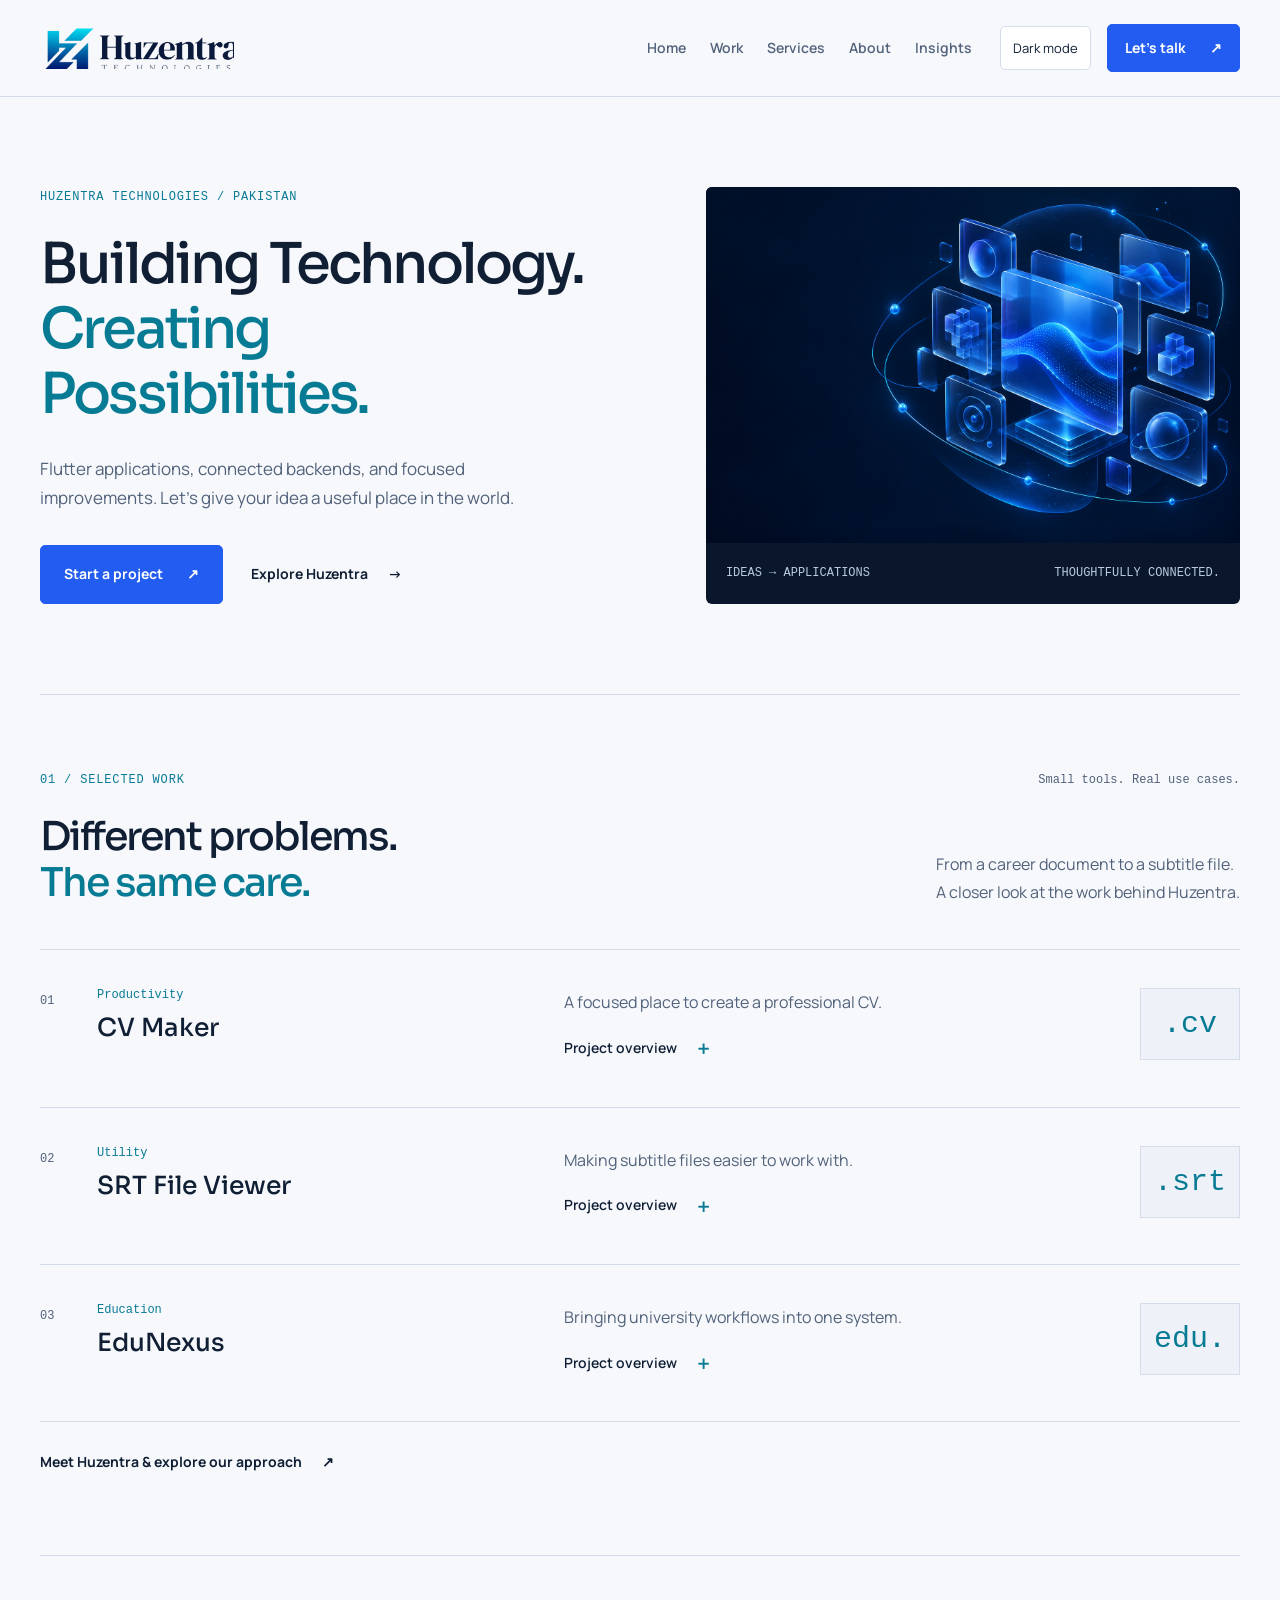
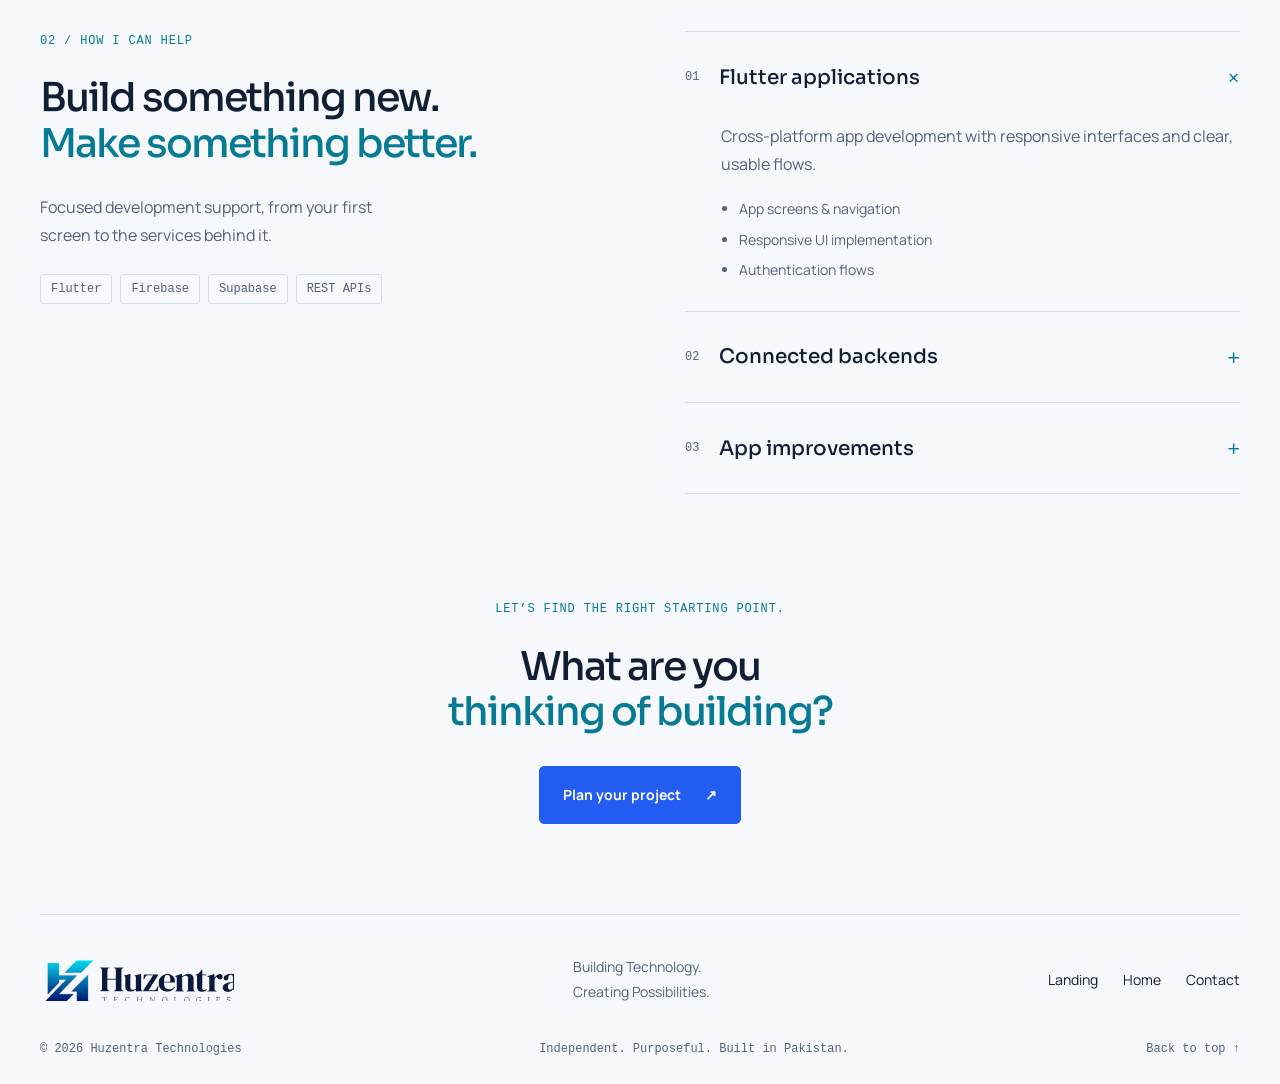
<file: index.html>
<!doctype html>
<html lang="en" data-theme="dark">
  <head>
    <!-- Page title, fonts, stylesheet and the small interaction script -->
    <meta charset="utf-8">
    <meta name="viewport" content="width=device-width, initial-scale=1">
    <title>
      Building Technology. Creating Possibilities. — Huzentra Technologies
    </title>
    <meta name="description" content="Huzentra Technologies is an independent technology venture founded by Muhammad Huzaifa, focused on Flutter applications, backend integration and useful digital products.">
    <meta name="color-scheme" content="dark light">
    <link rel="icon" href="favicon.svg" type="image/svg+xml">
    <link rel="preconnect" href="https://fonts.googleapis.com">
    <link rel="preconnect" href="https://fonts.gstatic.com" crossorigin>
    <link href="https://fonts.googleapis.com/css2?family=Manrope:wght@400;500;600;700;800&family=Sora:wght@400;500;600;700&display=swap" rel="stylesheet">
    <link rel="stylesheet" href="style.css">
    <script defer src="script.js">
    </script>
  </head>
  <body id="top">
    <a class="skip-link" href="#main">
      Skip to content
    </a>
    <!-- NAVIGATION: edit these links on both HTML pages -->
    <header class="site-header">
      <div class="header-inner">
        <a class="brand" href="index.html" aria-label="Huzentra Technologies landing page">
          <span class="logo-crop">
            <img src="images/logo.png" alt="Huzentra Technologies" width="889" height="283">
          </span>
        </a>
        <nav class="navigation" id="navigation" aria-label="Main navigation">
          <a href="home.html" >
            Home
          </a>
          <a href="home.html#projects">
            Work
          </a>
          <a href="home.html#services">
            Services
          </a>
          <a href="home.html#about">
            About
          </a>
          <a href="home.html#insights">
            Insights
          </a>
          <a class="mobile-contact" href="home.html#contact">
            Start a project
          </a>
        </nav>
        <div class="header-actions">
          <button id="theme-toggle" class="theme-toggle" type="button" aria-label="Switch to light mode" hidden>
            Light mode
          </button>
          <a class="button small header-cta" href="home.html#contact">
            Let’s talk
            <span aria-hidden="true">
              ↗
            </span>
          </a>
          <button class="menu-toggle" aria-expanded="false" aria-controls="navigation" aria-label="Open navigation" hidden>
            <span>
            </span>
            <span>
            </span>
          </button>
        </div>
      </div>
    </header>
    <main class="page-shell" id="main">
      <!-- HERO: edit your headline and introduction here -->
      <section class="hero landing-hero">
        <div class="hero-copy">
          <p class="eyebrow">
            HUZENTRA TECHNOLOGIES / PAKISTAN
          </p>
          <h1>
            Building Technology.
            <br>
            <em>
              Creating
              <br>
              Possibilities.
            </em>
          </h1>
          <p class="hero-description">
            Flutter applications, connected backends, and focused improvements. Let’s give your idea a useful place in the world.
          </p>
          <div class="hero-actions">
            <a class="button" href="home.html#contact">
              Start a project
              <span aria-hidden="true">
                ↗
              </span>
            </a>
            <a class="text-link" href="home.html">
              Explore Huzentra
              <span aria-hidden="true">
                →
              </span>
            </a>
          </div>
        </div>
        <div class="landing-art">
          <img src="images/hero.png" alt="Blue glass panels connected by fine cyan orbital lines" width="1536" height="1024">
          <div class="art-caption">
            <span>
              IDEAS → APPLICATIONS
            </span>
            <span>
              THOUGHTFULLY CONNECTED.
            </span>
          </div>
        </div>
      </section>
      <!-- PROJECTS: edit the three project articles below -->
      <section class="section work-section" id="projects">
        <div class="section-top">
          <p class="eyebrow">
            01 / SELECTED WORK
          </p>
          <p class="aside-label">
            Small tools. Real use cases.
          </p>
        </div>
        <div class="section-heading">
          <h2>
            Different problems.
            <br>
            <em>
              The same care.
            </em>
          </h2>
          <p>
            From a career document to a subtitle file.
            <br>
            A closer look at the work behind Huzentra.
          </p>
        </div>
        <div class="project-list">
          <article class="project-row" id="cv-maker">
            <div class="project-index">
              01
            </div>
            <div class="project-title">
              <span class="tag">
                Productivity
              </span>
              <h3>
                CV Maker
              </h3>
            </div>
            <div class="project-description">
              <p>
                A focused place to create a professional CV.
              </p>
              <details class="project-details">
                <summary>
                  Project overview
                  <span aria-hidden="true">
                    +
                  </span>
                </summary>
                <div>
                  <p>
                    A CV brings education, skills and experience into one document. CV Maker is a portfolio project centered on professional CV creation.
                  </p>
                  <p class="project-meta">
                    Focus: Professional CV creation
                  </p>
                  <p class="project-meta">
                    Screenshots, technical notes and release details will be added as project documentation is prepared.
                  </p>
                </div>
              </details>
            </div>
            <div class="project-notation" aria-hidden="true">
              .cv
            </div>
          </article>
          <article class="project-row" id="srt-viewer">
            <div class="project-index">
              02
            </div>
            <div class="project-title">
              <span class="tag">
                Utility
              </span>
              <h3>
                SRT File Viewer
              </h3>
            </div>
            <div class="project-description">
              <p>
                Making subtitle files easier to work with.
              </p>
              <details class="project-details">
                <summary>
                  Project overview
                  <span aria-hidden="true">
                    +
                  </span>
                </summary>
                <div>
                  <p>
                    SRT File Viewer is a utility project for viewing subtitle files. Its subject is simple: the text and timing that sit behind a subtitle track.
                  </p>
                  <p class="project-meta">
                    Focus: Subtitle-file viewing
                  </p>
                  <p class="project-meta">
                    Screenshots, technical notes and release details will be added as project documentation is prepared.
                  </p>
                </div>
              </details>
            </div>
            <div class="project-notation" aria-hidden="true">
              .srt
            </div>
          </article>
          <article class="project-row" id="edunexus">
            <div class="project-index">
              03
            </div>
            <div class="project-title">
              <span class="tag">
                Education
              </span>
              <h3>
                EduNexus
              </h3>
            </div>
            <div class="project-description">
              <p>
                Bringing university workflows into one system.
              </p>
              <details class="project-details">
                <summary>
                  Project overview
                  <span aria-hidden="true">
                    +
                  </span>
                </summary>
                <div>
                  <p>
                    EduNexus is a university management system project. It explores digital workflows in an academic setting.
                  </p>
                  <p class="project-meta">
                    Focus: University management
                  </p>
                  <p class="project-meta">
                    Screenshots, technical notes and release details will be added as project documentation is prepared.
                  </p>
                </div>
              </details>
            </div>
            <div class="project-notation" aria-hidden="true">
              edu.
            </div>
          </article>
        </div>
        <a class="text-link work-more" href="home.html">
          Meet Huzentra & explore our approach
          <span aria-hidden="true">
            ↗
          </span>
        </a>
      </section>
      <!-- SERVICES -->
      <section class="section services-section" id="services">
        <div class="services-intro">
          <p class="eyebrow">
            02 / HOW I CAN HELP
          </p>
          <h2>
            Build something new.
            <br>
            <em>
              Make something better.
            </em>
          </h2>
          <p>
            Focused development support, from your first screen to the services behind it.
          </p>
          <div class="toolkit">
            <span>
              Flutter
            </span>
            <span>
              Firebase
            </span>
            <span>
              Supabase
            </span>
            <span>
              REST APIs
            </span>
          </div>
        </div>
        <div class="service-list">
          <details open>
            <summary>
              <span>
                01
              </span>
              <h3>
                Flutter applications
              </h3>
              <span class="detail-plus" aria-hidden="true">
                +
              </span>
            </summary>
            <div>
              <p>
                Cross-platform app development with responsive interfaces and clear, usable flows.
              </p>
              <ul>
                <li>
                  App screens & navigation
                </li>
                <li>
                  Responsive UI implementation
                </li>
                <li>
                  Authentication flows
                </li>
              </ul>
            </div>
          </details>
          <details>
            <summary>
              <span>
                02
              </span>
              <h3>
                Connected backends
              </h3>
              <span class="detail-plus" aria-hidden="true">
                +
              </span>
            </summary>
            <div>
              <p>
                Connect the interface to the information it needs.
              </p>
              <ul>
                <li>
                  Firebase & Supabase integration
                </li>
                <li>
                  Database connections
                </li>
                <li>
                  Third-party API integration
                </li>
              </ul>
            </div>
          </details>
          <details>
            <summary>
              <span>
                03
              </span>
              <h3>
                App improvements
              </h3>
              <span class="detail-plus" aria-hidden="true">
                +
              </span>
            </summary>
            <div>
              <p>
                Keep an existing product moving forward with focused improvements.
              </p>
              <ul>
                <li>
                  UI refinements
                </li>
                <li>
                  Feature implementation
                </li>
                <li>
                  Maintenance & fixes
                </li>
              </ul>
            </div>
          </details>
        </div>
      </section>
      <section class="closing-cta">
        <p class="eyebrow">
          LET’S FIND THE RIGHT STARTING POINT.
        </p>
        <h2>
          What are you
          <br>
          <em>
            thinking of building?
          </em>
        </h2>
        <a class="button" href="home.html#contact">
          Plan your project
          <span aria-hidden="true">
            ↗
          </span>
        </a>
      </section>
    </main>
    <!-- FOOTER -->
    <footer class="site-footer">
      <div class="footer-main">
        <a class="brand" href="index.html" aria-label="Huzentra Technologies landing page">
          <span class="logo-crop">
            <img src="images/logo.png" alt="Huzentra Technologies" width="889" height="283">
          </span>
        </a>
        <p>
          Building Technology.
          <br>
          Creating Possibilities.
        </p>
        <nav aria-label="Footer navigation">
          <a href="index.html">
            Landing
          </a>
          <a href="home.html">
            Home
          </a>
          <a href="home.html#contact">
            Contact
          </a>
        </nav>
      </div>
      <div class="footer-bottom">
        <span>
          © 2026 Huzentra Technologies
        </span>
        <span>
          Independent. Purposeful. Built in Pakistan.
        </span>
        <a href="#top">
          Back to top ↑
        </a>
      </div>
    </footer>
  </body>
</html>
</file>
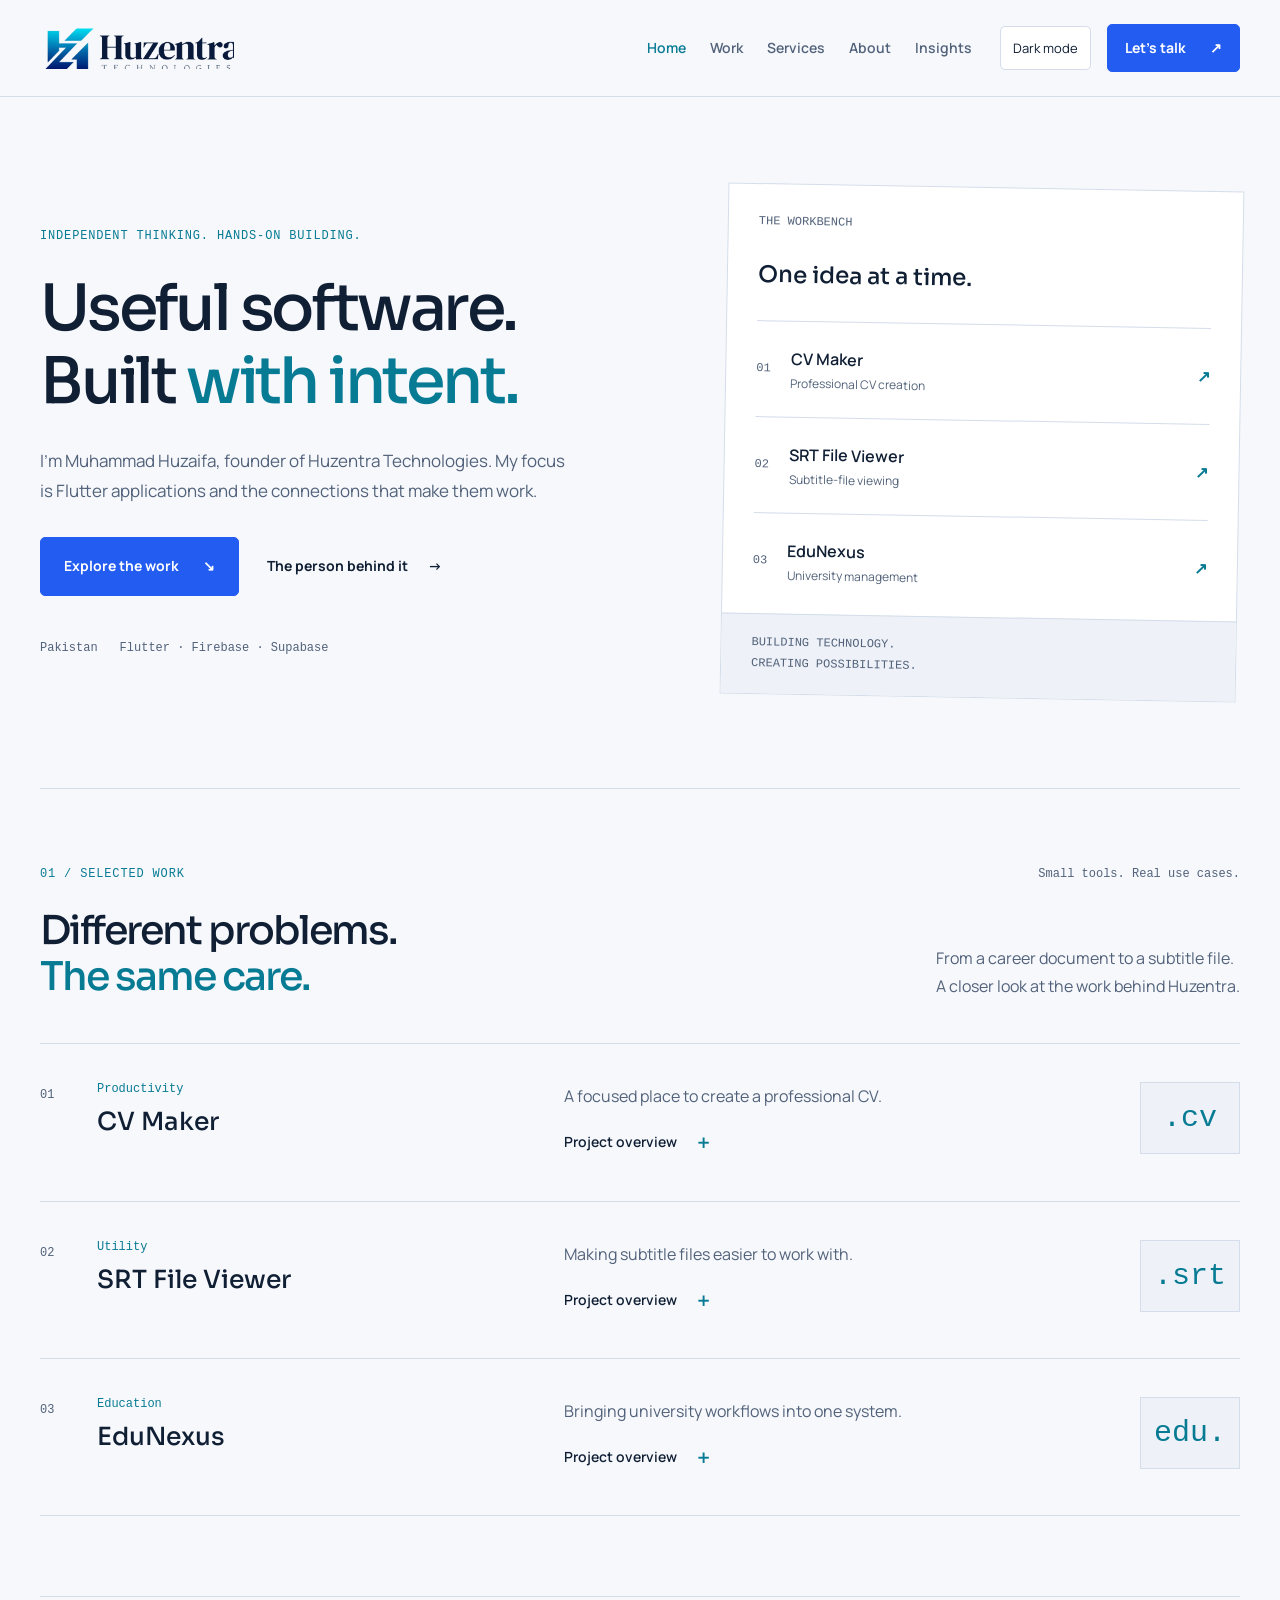
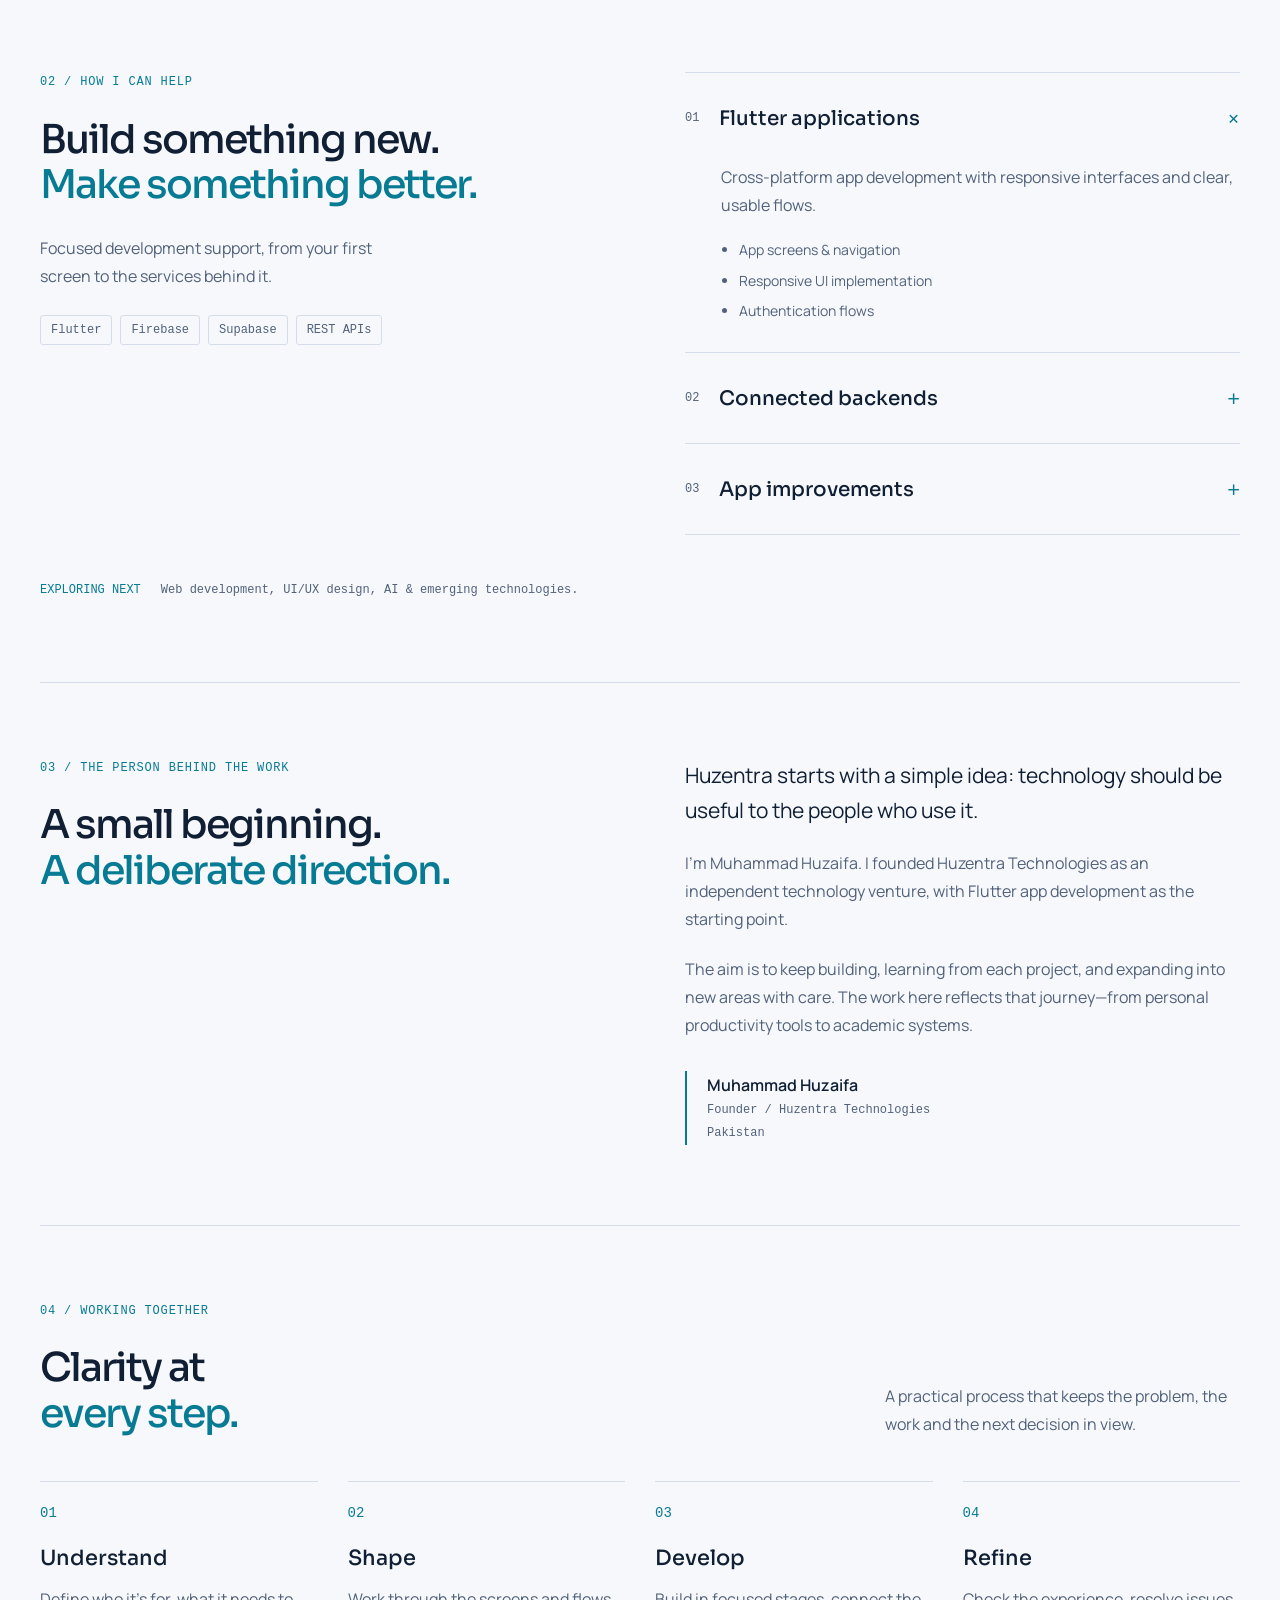
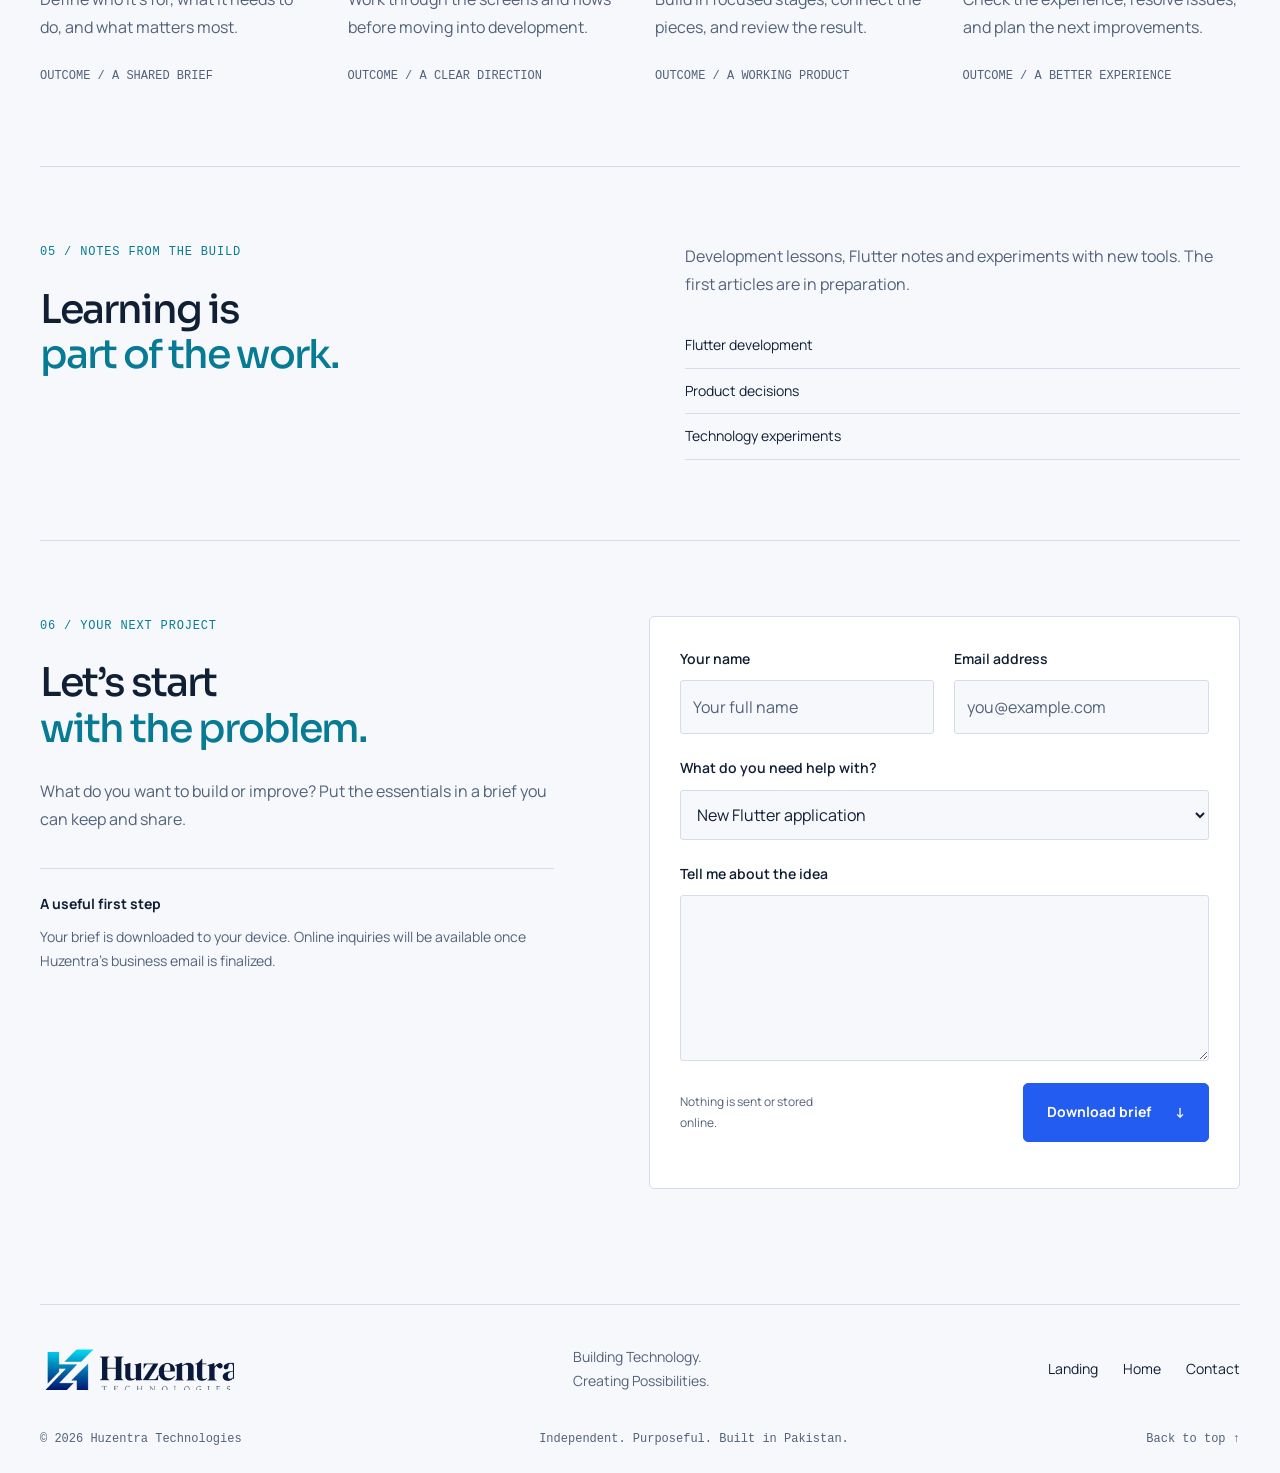
<file: home.html>
<!doctype html>
<html lang="en" data-theme="dark">
  <head>
    <!-- Page title, fonts, stylesheet and the small interaction script -->
    <meta charset="utf-8">
    <meta name="viewport" content="width=device-width, initial-scale=1">
    <title>
      Work & Studio — Huzentra Technologies
    </title>
    <meta name="description" content="Huzentra Technologies is an independent technology venture founded by Muhammad Huzaifa, focused on Flutter applications, backend integration and useful digital products.">
    <meta name="color-scheme" content="dark light">
    <link rel="icon" href="favicon.svg" type="image/svg+xml">
    <link rel="preconnect" href="https://fonts.googleapis.com">
    <link rel="preconnect" href="https://fonts.gstatic.com" crossorigin>
    <link href="https://fonts.googleapis.com/css2?family=Manrope:wght@400;500;600;700;800&family=Sora:wght@400;500;600;700&display=swap" rel="stylesheet">
    <link rel="stylesheet" href="style.css">
    <script defer src="script.js">
    </script>
  </head>
  <body id="top">
    <a class="skip-link" href="#main">
      Skip to content
    </a>
    <!-- NAVIGATION: edit these links on both HTML pages -->
    <header class="site-header">
      <div class="header-inner">
        <a class="brand" href="index.html" aria-label="Huzentra Technologies landing page">
          <span class="logo-crop">
            <img src="images/logo.png" alt="Huzentra Technologies" width="889" height="283">
          </span>
        </a>
        <nav class="navigation" id="navigation" aria-label="Main navigation">
          <a href="home.html" aria-current="page">
            Home
          </a>
          <a href="home.html#projects">
            Work
          </a>
          <a href="home.html#services">
            Services
          </a>
          <a href="home.html#about">
            About
          </a>
          <a href="home.html#insights">
            Insights
          </a>
          <a class="mobile-contact" href="home.html#contact">
            Start a project
          </a>
        </nav>
        <div class="header-actions">
          <button id="theme-toggle" class="theme-toggle" type="button" aria-label="Switch to light mode" hidden>
            Light mode
          </button>
          <a class="button small header-cta" href="home.html#contact">
            Let’s talk
            <span aria-hidden="true">
              ↗
            </span>
          </a>
          <button class="menu-toggle" aria-expanded="false" aria-controls="navigation" aria-label="Open navigation" hidden>
            <span>
            </span>
            <span>
            </span>
          </button>
        </div>
      </div>
    </header>
    <main class="page-shell" id="main">
      <!-- HERO: edit your headline and introduction here -->
      <section class="hero home-hero">
        <div class="hero-copy">
          <p class="eyebrow">
            INDEPENDENT THINKING. HANDS-ON BUILDING.
          </p>
          <h1>
            Useful software.
            <br>
            Built
            <em>
              with intent.
            </em>
          </h1>
          <p class="hero-description">
            I’m Muhammad Huzaifa, founder of Huzentra Technologies. My focus is Flutter applications and the connections that make them work.
          </p>
          <div class="hero-actions">
            <a class="button" href="#projects">
              Explore the work
              <span aria-hidden="true">
                ↘
              </span>
            </a>
            <a class="text-link" href="#about">
              The person behind it
              <span aria-hidden="true">
                →
              </span>
            </a>
          </div>
          <p class="hero-footnote">
            <span>
              Pakistan
            </span>
            <span>
              Flutter · Firebase · Supabase
            </span>
          </p>
        </div>
        <aside class="work-index" aria-label="Portfolio index">
          <div class="index-heading">
            <span>
              THE WORKBENCH
            </span>
          </div>
          <p>
            One idea at a time.
          </p>
          <a href="#cv-maker">
            <span class="index-num">
              01
            </span>
            <span>
              CV Maker
              <small>
                Professional CV creation
              </small>
            </span>
            <span class="index-arrow" aria-hidden="true">
              ↗
            </span>
          </a>
          <a href="#srt-viewer">
            <span class="index-num">
              02
            </span>
            <span>
              SRT File Viewer
              <small>
                Subtitle-file viewing
              </small>
            </span>
            <span class="index-arrow" aria-hidden="true">
              ↗
            </span>
          </a>
          <a href="#edunexus">
            <span class="index-num">
              03
            </span>
            <span>
              EduNexus
              <small>
                University management
              </small>
            </span>
            <span class="index-arrow" aria-hidden="true">
              ↗
            </span>
          </a>
          <div class="index-footer">
            BUILDING TECHNOLOGY.
            <br>
            CREATING POSSIBILITIES.
          </div>
        </aside>
      </section>
      <!-- PROJECTS: edit the three project articles below -->
      <section class="section work-section" id="projects">
        <div class="section-top">
          <p class="eyebrow">
            01 / SELECTED WORK
          </p>
          <p class="aside-label">
            Small tools. Real use cases.
          </p>
        </div>
        <div class="section-heading">
          <h2>
            Different problems.
            <br>
            <em>
              The same care.
            </em>
          </h2>
          <p>
            From a career document to a subtitle file.
            <br>
            A closer look at the work behind Huzentra.
          </p>
        </div>
        <div class="project-list">
          <article class="project-row" id="cv-maker">
            <div class="project-index">
              01
            </div>
            <div class="project-title">
              <span class="tag">
                Productivity
              </span>
              <h3>
                CV Maker
              </h3>
            </div>
            <div class="project-description">
              <p>
                A focused place to create a professional CV.
              </p>
              <details class="project-details">
                <summary>
                  Project overview
                  <span aria-hidden="true">
                    +
                  </span>
                </summary>
                <div>
                  <p>
                    A CV brings education, skills and experience into one document. CV Maker is a portfolio project centered on professional CV creation.
                  </p>
                  <p class="project-meta">
                    Focus: Professional CV creation
                  </p>
                  <p class="project-meta">
                    Screenshots, technical notes and release details will be added as project documentation is prepared.
                  </p>
                </div>
              </details>
            </div>
            <div class="project-notation" aria-hidden="true">
              .cv
            </div>
          </article>
          <article class="project-row" id="srt-viewer">
            <div class="project-index">
              02
            </div>
            <div class="project-title">
              <span class="tag">
                Utility
              </span>
              <h3>
                SRT File Viewer
              </h3>
            </div>
            <div class="project-description">
              <p>
                Making subtitle files easier to work with.
              </p>
              <details class="project-details">
                <summary>
                  Project overview
                  <span aria-hidden="true">
                    +
                  </span>
                </summary>
                <div>
                  <p>
                    SRT File Viewer is a utility project for viewing subtitle files. Its subject is simple: the text and timing that sit behind a subtitle track.
                  </p>
                  <p class="project-meta">
                    Focus: Subtitle-file viewing
                  </p>
                  <p class="project-meta">
                    Screenshots, technical notes and release details will be added as project documentation is prepared.
                  </p>
                </div>
              </details>
            </div>
            <div class="project-notation" aria-hidden="true">
              .srt
            </div>
          </article>
          <article class="project-row" id="edunexus">
            <div class="project-index">
              03
            </div>
            <div class="project-title">
              <span class="tag">
                Education
              </span>
              <h3>
                EduNexus
              </h3>
            </div>
            <div class="project-description">
              <p>
                Bringing university workflows into one system.
              </p>
              <details class="project-details">
                <summary>
                  Project overview
                  <span aria-hidden="true">
                    +
                  </span>
                </summary>
                <div>
                  <p>
                    EduNexus is a university management system project. It explores digital workflows in an academic setting.
                  </p>
                  <p class="project-meta">
                    Focus: University management
                  </p>
                  <p class="project-meta">
                    Screenshots, technical notes and release details will be added as project documentation is prepared.
                  </p>
                </div>
              </details>
            </div>
            <div class="project-notation" aria-hidden="true">
              edu.
            </div>
          </article>
        </div>
      </section>
      <!-- SERVICES -->
      <section class="section services-section" id="services">
        <div class="services-intro">
          <p class="eyebrow">
            02 / HOW I CAN HELP
          </p>
          <h2>
            Build something new.
            <br>
            <em>
              Make something better.
            </em>
          </h2>
          <p>
            Focused development support, from your first screen to the services behind it.
          </p>
          <div class="toolkit">
            <span>
              Flutter
            </span>
            <span>
              Firebase
            </span>
            <span>
              Supabase
            </span>
            <span>
              REST APIs
            </span>
          </div>
        </div>
        <div class="service-list">
          <details open>
            <summary>
              <span>
                01
              </span>
              <h3>
                Flutter applications
              </h3>
              <span class="detail-plus" aria-hidden="true">
                +
              </span>
            </summary>
            <div>
              <p>
                Cross-platform app development with responsive interfaces and clear, usable flows.
              </p>
              <ul>
                <li>
                  App screens & navigation
                </li>
                <li>
                  Responsive UI implementation
                </li>
                <li>
                  Authentication flows
                </li>
              </ul>
            </div>
          </details>
          <details>
            <summary>
              <span>
                02
              </span>
              <h3>
                Connected backends
              </h3>
              <span class="detail-plus" aria-hidden="true">
                +
              </span>
            </summary>
            <div>
              <p>
                Connect the interface to the information it needs.
              </p>
              <ul>
                <li>
                  Firebase & Supabase integration
                </li>
                <li>
                  Database connections
                </li>
                <li>
                  Third-party API integration
                </li>
              </ul>
            </div>
          </details>
          <details>
            <summary>
              <span>
                03
              </span>
              <h3>
                App improvements
              </h3>
              <span class="detail-plus" aria-hidden="true">
                +
              </span>
            </summary>
            <div>
              <p>
                Keep an existing product moving forward with focused improvements.
              </p>
              <ul>
                <li>
                  UI refinements
                </li>
                <li>
                  Feature implementation
                </li>
                <li>
                  Maintenance & fixes
                </li>
              </ul>
            </div>
          </details>
        </div>
        <p class="future-note">
          EXPLORING NEXT
          <span>
            Web development, UI/UX design, AI & emerging technologies.
          </span>
        </p>
      </section>
      <!-- ABOUT / FOUNDER -->
      <section class="section about-section" id="about">
        <div>
          <p class="eyebrow">
            03 / THE PERSON BEHIND THE WORK
          </p>
          <h2>
            A small beginning.
            <br>
            <em>
              A deliberate direction.
            </em>
          </h2>
        </div>
        <div class="founder-story">
          <p class="founder-lead">
            Huzentra starts with a simple idea: technology should be useful to the people who use it.
          </p>
          <p>
            I’m Muhammad Huzaifa. I founded Huzentra Technologies as an independent technology venture, with Flutter app development as the starting point.
          </p>
          <p>
            The aim is to keep building, learning from each project, and expanding into new areas with care. The work here reflects that journey—from personal productivity tools to academic systems.
          </p>
          <div class="founder-signoff">
            <strong>
              Muhammad Huzaifa
            </strong>
            <span>
              Founder / Huzentra Technologies
            </span>
            <span>
              Pakistan
            </span>
          </div>
        </div>
      </section>
      <!-- PROCESS -->
      <section class="section process-section" id="process">
        <p class="eyebrow">
          04 / WORKING TOGETHER
        </p>
        <div class="section-heading">
          <h2>
            Clarity at
            <br>
            <em>
              every step.
            </em>
          </h2>
          <p>
            A practical process that keeps the problem, the work and the next decision in view.
          </p>
        </div>
        <ol class="process-list">
          <li>
            <span class="step-number">
              01
            </span>
            <h3>
              Understand
            </h3>
            <p>
              Define who it’s for, what it needs to do, and what matters most.
            </p>
            <small>
              OUTCOME / A SHARED BRIEF
            </small>
          </li>
          <li>
            <span class="step-number">
              02
            </span>
            <h3>
              Shape
            </h3>
            <p>
              Work through the screens and flows before moving into development.
            </p>
            <small>
              OUTCOME / A CLEAR DIRECTION
            </small>
          </li>
          <li>
            <span class="step-number">
              03
            </span>
            <h3>
              Develop
            </h3>
            <p>
              Build in focused stages, connect the pieces, and review the result.
            </p>
            <small>
              OUTCOME / A WORKING PRODUCT
            </small>
          </li>
          <li>
            <span class="step-number">
              04
            </span>
            <h3>
              Refine
            </h3>
            <p>
              Check the experience, resolve issues, and plan the next improvements.
            </p>
            <small>
              OUTCOME / A BETTER EXPERIENCE
            </small>
          </li>
        </ol>
      </section>
      <!-- INSIGHTS -->
      <section class="section insights-section" id="insights">
        <div>
          <p class="eyebrow">
            05 / NOTES FROM THE BUILD
          </p>
          <h2>
            Learning is
            <br>
            <em>
              part of the work.
            </em>
          </h2>
        </div>
        <div>
          <p>
            Development lessons, Flutter notes and experiments with new tools. The first articles are in preparation.
          </p>
          <div class="topic-list">
            <span>
              Flutter development
            </span>
            <span>
              Product decisions
            </span>
            <span>
              Technology experiments
            </span>
          </div>
        </div>
      </section>
      <!-- CONTACT: downloads a brief, does not send an email -->
      <section class="section contact-section" id="contact">
        <div class="contact-intro">
          <p class="eyebrow">
            06 / YOUR NEXT PROJECT
          </p>
          <h2>
            Let’s start
            <br>
            <em>
              with the problem.
            </em>
          </h2>
          <p>
            What do you want to build or improve? Put the essentials in a brief you can keep and share.
          </p>
          <div class="contact-note">
            <strong>
              A useful first step
            </strong>
            <p>
              Your brief is downloaded to your device. Online inquiries will be available once Huzentra’s business email is finalized.
            </p>
          </div>
        </div>
        <form id="brief-form">
          <noscript>
            <p class="form-fallback">
              Enable JavaScript to download a brief locally. This form does not send inquiries.
            </p>
          </noscript>
          <fieldset disabled>
            <div class="form-row">
              <div>
                <label for="name">
                  Your name
                </label>
                <input id="name" name="name" autocomplete="name" required maxlength="100" placeholder="Your full name">
              </div>
              <div>
                <label for="email">
                  Email address
                </label>
                <input id="email" name="email" type="email" autocomplete="email" required maxlength="200" placeholder="you@example.com">
              </div>
            </div>
            <label for="service">
              What do you need help with?
            </label>
            <select id="service" name="service">
              <option>
                New Flutter application
              </option>
              <option>
                Backend or API integration
              </option>
              <option>
                Improving an existing app
              </option>
              <option>
                Exploring an idea
              </option>
            </select>
            <label for="details">
              Tell me about the idea
            </label>
            <textarea id="details" name="details" required maxlength="5000" rows="5" placeholder="Who is it for? What should it help them do?">
            </textarea>
            <div class="form-bottom">
              <span>
                Nothing is sent or stored online.
              </span>
              <button type="submit" class="button">
                Download brief
                <span aria-hidden="true">
                  ↓
                </span>
              </button>
            </div>
            <p class="form-status" id="form-status" role="status" aria-live="polite">
            </p>
          </fieldset>
        </form>
      </section>
    </main>
    <!-- FOOTER -->
    <footer class="site-footer">
      <div class="footer-main">
        <a class="brand" href="index.html" aria-label="Huzentra Technologies landing page">
          <span class="logo-crop">
            <img src="images/logo.png" alt="Huzentra Technologies" width="889" height="283">
          </span>
        </a>
        <p>
          Building Technology.
          <br>
          Creating Possibilities.
        </p>
        <nav aria-label="Footer navigation">
          <a href="index.html">
            Landing
          </a>
          <a href="home.html">
            Home
          </a>
          <a href="home.html#contact">
            Contact
          </a>
        </nav>
      </div>
      <div class="footer-bottom">
        <span>
          © 2026 Huzentra Technologies
        </span>
        <span>
          Independent. Purposeful. Built in Pakistan.
        </span>
        <a href="#top">
          Back to top ↑
        </a>
      </div>
    </footer>
  </body>
</html>
</file>
<file: style.css>
/* 1. COLORS: dark theme first, light theme below */
:root {
  color-scheme: dark;
  --background: #091321;
  --surface: #111f30;
  --soft: #0d1a2a;
  --text: #eef3fb;
  --muted: #a3b0c3;
  --border: #26394e;
  --accent: #66dce6;
  --blue: #235cf0;
  --logo-filter: brightness(0) invert(1);
}

html[data-theme="light"] {
  color-scheme: light;
  --background: #f6f8fc;
  --surface: #ffffff;
  --soft: #eef2f8;
  --text: #101f34;
  --muted: #52627a;
  --border: #d4dde9;
  --accent: #087b94;
  --logo-filter: none;
}

/* 2. BASIC PAGE STYLES */
* { box-sizing: border-box; }
html { scroll-behavior: smooth; scroll-padding-top: 110px; }
body {
  margin: 0;
  background: var(--background);
  color: var(--text);
  font: 16px/1.75 'Manrope', Arial, sans-serif;
}
a { color: inherit; text-decoration: none; }
img { display: block; max-width: 100%; height: auto; }
button, input, textarea, select { font: inherit; }
button, summary { cursor: pointer; }
[hidden] { display: none !important; }
h1, h2, h3 { font-family: 'Sora', Arial, sans-serif; font-weight: 500; line-height: 1.15; }
h1, h2, h3, p { margin: 0; }
h1, h2 { letter-spacing: -0.05em; }
h1 { font-size: clamp(42px, 5vw, 72px); }
h2 { font-size: clamp(30px, 3.1vw, 46px); }
h3 { font-size: 25px; }
em { color: var(--accent); font-style: normal; }
a:focus-visible, button:focus-visible, summary:focus-visible,
input:focus-visible, textarea:focus-visible, select:focus-visible {
  outline: 2px solid var(--accent);
  outline-offset: 5px;
}
.page-shell, .site-footer { width: min(1240px, calc(100% - 80px)); margin: auto; }
.eyebrow { margin-bottom: 25px; color: var(--accent); font: 12px/1.7 Consolas, monospace; letter-spacing: 0.07em; }
.button {
  display: inline-flex; align-items: center; justify-content: center; gap: 24px;
  padding: 16px 23px; border: 1px solid var(--blue); border-radius: 5px;
  background: var(--blue); color: #fff; font-size: 14px; font-weight: 700;
}
.button:hover { background: #174ac9; }
.button.small { padding: 11px 17px; }
.text-link { display: inline-flex; align-items: center; gap: 20px; font-size: 14px; font-weight: 700; }
.text-link:hover, .navigation a:hover { color: var(--accent); }
.skip-link { position: fixed; top: -100px; left: 20px; z-index: 100; padding: 12px; background: var(--blue); color: #fff; }
.skip-link:focus { top: 12px; }

/* 3. NAVIGATION, TRANSPARENT LOGO AND THEME BUTTON */
.site-header { position: sticky; top: 0; z-index: 20; background: var(--background); border-bottom: 1px solid var(--border); }
.header-inner { max-width: 1392px; min-height: 96px; margin: auto; padding: 18px 40px; display: flex; align-items: center; gap: 28px; }
.brand { display: inline-flex; flex-shrink: 0; }
/* Crop only the transparent margins; the original logo file is unchanged. */
.logo-crop { position: relative; display: block; overflow: hidden; width: 194px; aspect-ratio: 4.65; }
.logo-crop img { position: absolute; width: 132%; max-width: none; height: auto; left: -13.1%; top: -47%; background: transparent; filter: var(--logo-filter); }
.navigation { display: flex; align-items: center; gap: 24px; margin-left: auto; }
.navigation a { color: var(--muted); font-size: 14px; font-weight: 600; }
.navigation a[aria-current] { color: var(--accent); }
.header-actions { display: flex; align-items: center; gap: 16px; }
.theme-toggle { min-height: 44px; padding: 8px 12px; border: 1px solid var(--border); border-radius: 5px; background: var(--surface); color: var(--text); font-size: 13px; white-space: nowrap; }
.menu-toggle, .mobile-contact { display: none; }

/* 4. LANDING AND HOME HERO SECTIONS */
.hero { display: grid; grid-template-columns: 1.2fr 1fr; align-items: center; gap: 65px; padding: 90px 0; }
.hero-copy, .landing-art { min-width: 0; }
.hero-description { max-width: 525px; margin-top: 27px; color: var(--muted); font-size: 17px; }
.hero-actions { display: flex; align-items: center; gap: 28px; flex-wrap: wrap; margin-top: 32px; }
.hero-footnote { display: flex; gap: 22px; flex-wrap: wrap; margin-top: 42px; color: var(--muted); font: 12px/1.7 Consolas, monospace; }
.landing-hero { gap: 25px; }
.landing-hero h1 { font-size: clamp(40px, 4.4vw, 65px); }
.landing-art { overflow: hidden; border-radius: 6px; background: #09162b; }
.art-caption { display: flex; justify-content: space-between; gap: 15px; padding: 20px; color: #bbc9de; font: 12px/1.7 Consolas, monospace; }
.work-index { padding: 27px 30px 0; background: var(--surface); border: 1px solid var(--border); transform: rotate(1deg); }
.index-heading { display: flex; justify-content: space-between; gap: 15px; font: 12px/1.7 Consolas, monospace; color: var(--muted); }
.work-index > p { margin: 28px 0; font: 500 23px/1.4 'Sora', Arial, sans-serif; }
.work-index > a { display: flex; align-items: center; gap: 20px; padding: 23px 0; border-top: 1px solid var(--border); font-weight: 600; }
.work-index > a:hover { color: var(--accent); }
.index-num { color: var(--muted); font: 12px Consolas, monospace; }
.work-index small { display: block; color: var(--muted); font-size: 12px; font-weight: 400; }
.index-arrow { margin-left: auto; color: var(--accent); }
.index-footer { margin: 5px -30px 0; padding: 18px 30px; background: var(--soft); border-top: 1px solid var(--border); color: var(--muted); font: 12px/1.8 Consolas, monospace; }

/* 5. PROJECTS */
.section { padding: 75px 0 20px; margin-bottom: 60px; border-top: 1px solid var(--border); }
.section-top, .section-heading { display: flex; justify-content: space-between; gap: 45px; }
.section-heading { align-items: end; margin-bottom: 43px; }
.section-heading > p { max-width: 355px; color: var(--muted); }
.aside-label { color: var(--muted); font: 12px/1.7 Consolas, monospace; }
.project-list { border-top: 1px solid var(--border); }
.project-row { display: grid; grid-template-columns: 30px 1fr 1.25fr 100px; align-items: start; gap: 27px; padding: 38px 0; border-bottom: 1px solid var(--border); scroll-margin-top: 115px; }
.project-index { padding-top: 6px; color: var(--muted); font: 12px Consolas, monospace; }
.tag { display: block; margin-bottom: 12px; color: var(--accent); font: 12px Consolas, monospace; }
.project-description > p { margin-bottom: 12px; color: var(--muted); }
.project-details summary { display: inline-flex; align-items: center; gap: 20px; list-style: none; font-size: 14px; font-weight: 600; }
summary::-webkit-details-marker { display: none; }
.project-details summary span, .detail-plus { color: var(--accent); font-size: 23px; }
details[open] summary > span:last-child { transform: rotate(45deg); }
.project-details > div { padding-top: 20px; color: var(--muted); }
.project-details > div p { margin-bottom: 14px; }
.project-meta { font-size: 12px; }
.project-notation { padding: 18px 10px; border: 1px solid var(--border); background: var(--soft); color: var(--accent); text-align: center; font: 30px Consolas, monospace; }
.work-more { margin-top: 28px; }

/* 6. SERVICES AND ABOUT */
.services-section, .about-section, .insights-section { display: grid; grid-template-columns: 1fr 1fr; gap: 35px 90px; }
.services-intro > p:not(.eyebrow) { max-width: 385px; margin-top: 25px; color: var(--muted); }
.toolkit { display: flex; flex-wrap: wrap; gap: 8px; margin-top: 25px; }
.toolkit span { padding: 7px 10px; border: 1px solid var(--border); border-radius: 3px; color: var(--muted); font: 12px Consolas, monospace; }
.service-list { border-top: 1px solid var(--border); }
.service-list details { border-bottom: 1px solid var(--border); }
.service-list summary { display: flex; align-items: center; gap: 20px; padding: 25px 0; list-style: none; }
.service-list summary > span:first-child { color: var(--muted); font: 12px Consolas, monospace; }
.service-list h3 { font-size: 20px; }
.detail-plus { margin-left: auto; }
.service-list details > div { padding: 0 0 25px 36px; color: var(--muted); }
.service-list ul { margin: 16px 0 0; padding-left: 18px; font-size: 14px; }
.service-list li { padding: 3px 0; }
.future-note { grid-column: 1 / -1; display: flex; flex-wrap: wrap; gap: 20px; margin-top: 10px; color: var(--accent); font: 12px/1.8 Consolas, monospace; }
.future-note span { color: var(--muted); }
.founder-story > p { margin-bottom: 22px; color: var(--muted); }
.founder-story .founder-lead { color: var(--text); font-size: 21px; line-height: 1.65; }
.founder-signoff { display: flex; flex-direction: column; border-left: 2px solid var(--accent); padding-left: 20px; margin-top: 32px; }
.founder-signoff strong { font-weight: 600; }
.founder-signoff span { color: var(--muted); font: 12px/1.9 Consolas, monospace; }

/* 7. PROCESS AND INSIGHTS */
.process-list { display: grid; grid-template-columns: repeat(4, 1fr); gap: 30px; padding: 0; margin: 40px 0 0; list-style: none; }
.process-list li { padding-top: 23px; border-top: 1px solid var(--border); }
.step-number { display: block; margin-bottom: 25px; color: var(--accent); font: 14px Consolas, monospace; }
.process-list h3 { margin-bottom: 15px; font-size: 21px; }
.process-list p, .insights-section > div > p:not(.eyebrow) { color: var(--muted); }
.process-list small { display: block; margin-top: 25px; color: var(--muted); font: 12px/1.7 Consolas, monospace; }
.topic-list { display: flex; flex-direction: column; margin-top: 25px; }
.topic-list span { padding: 10px 0; border-bottom: 1px solid var(--border); font-size: 14px; }

/* 8. CONTACT FORM */
.contact-section { display: grid; grid-template-columns: 1fr 1.15fr; gap: 95px; padding-bottom: 55px; }
.contact-intro > p:not(.eyebrow) { margin-top: 25px; color: var(--muted); }
.contact-note { padding-top: 23px; margin-top: 35px; border-top: 1px solid var(--border); font-size: 14px; }
.contact-note p { margin-top: 8px; color: var(--muted); }
form { min-width: 0; padding: 30px; border: 1px solid var(--border); border-radius: 5px; background: var(--surface); }
fieldset { min-width: 0; margin: 0; padding: 0; border: 0; }
.form-row { display: grid; grid-template-columns: 1fr 1fr; gap: 20px; }
.form-row > div { min-width: 0; }
label { display: block; margin-bottom: 9px; font-size: 14px; font-weight: 600; }
input, textarea, select { display: block; width: 100%; padding: 12px; margin-bottom: 22px; border: 1px solid var(--border); border-radius: 3px; background: var(--background); color: var(--text); font-size: 16px; }
input::placeholder, textarea::placeholder { color: var(--muted); opacity: 1; }
textarea { min-height: 130px; resize: vertical; }
.form-bottom { display: flex; align-items: center; justify-content: space-between; gap: 20px; }
.form-bottom > span { max-width: 150px; color: var(--muted); font-size: 12px; }
.form-status { margin-top: 16px; color: var(--accent); font-size: 14px; }
.form-status:empty { display: none; }
.form-fallback { margin-bottom: 20px; }

/* 9. CALL TO ACTION AND FOOTER */
.closing-cta { padding: 25px 0 90px; text-align: center; }
.closing-cta .button { margin-top: 30px; }
.site-footer { padding: 40px 0 23px; border-top: 1px solid var(--border); }
.footer-main, .footer-bottom { display: flex; justify-content: space-between; gap: 30px; }
.footer-main { align-items: center; }
.footer-main > p { color: var(--muted); font-size: 14px; }
.footer-main nav { display: flex; gap: 25px; font-size: 14px; }
.footer-bottom { padding-top: 35px; color: var(--muted); font: 12px/1.8 Consolas, monospace; }

/* 10. TABLET AND MOBILE */
@media (max-width: 1100px) {
  .header-inner { padding: 16px 28px; min-height: 85px; }
  .logo-crop { width: 175px; }
  .header-actions { margin-left: auto; }
  .header-cta { display: none; }
  .menu-toggle { display: flex; flex-direction: column; justify-content: center; gap: 6px; width: 42px; height: 44px; padding: 10px; border: 1px solid var(--border); border-radius: 4px; background: transparent; }
  .menu-toggle span { width: 20px; height: 1px; background: var(--text); }
  .navigation { display: none; position: absolute; top: 100%; left: 0; right: 0; padding: 18px 28px; background: var(--background); border-bottom: 1px solid var(--border); }
  .navigation.is-open { display: grid; grid-template-columns: 1fr 1fr; gap: 5px 20px; }
  .navigation a { padding: 10px 0; font-size: 16px; }
  .mobile-contact { display: block; }
  .hero { gap: 35px; padding: 60px 0; }
  .project-row { grid-template-columns: 25px 1fr 1.3fr; gap: 22px; }
  .project-notation { display: none; }
  .services-section, .about-section, .insights-section, .contact-section { gap: 35px; }
  .form-row { grid-template-columns: 1fr; gap: 0; }
  .form-bottom { flex-wrap: wrap; }
}

@media (max-width: 760px) {
  .header-inner { padding: 14px 20px; gap: 10px; }
  .header-actions { gap: 8px; }
  .logo-crop { width: 155px; }
  .theme-toggle { padding: 8px; font-size: 12px; }
  .page-shell, .site-footer { width: calc(100% - 40px); }
  .hero { grid-template-columns: 1fr; padding: 48px 0; gap: 35px; }
  .hero-description { font-size: 16px; }
  .hero-actions { gap: 22px; }
  .work-index { transform: none; padding: 22px 24px 0; }
  .index-footer { margin: 5px -24px 0; padding: 18px 24px; }
  .art-caption { flex-wrap: wrap; }
  .section { padding-top: 43px; margin-bottom: 43px; }
  .section-heading { display: block; margin-bottom: 30px; }
  .section-heading > p { margin-top: 22px; max-width: 100%; }
  .aside-label { display: none; }
  .project-row { grid-template-columns: 22px 1fr; gap: 10px 16px; padding: 29px 0; }
  .project-description { grid-column: 2; }
  .project-title h3 { margin-bottom: 6px; }
  .services-section, .about-section, .insights-section, .contact-section { grid-template-columns: 1fr; }
  .process-list { grid-template-columns: 1fr 1fr; gap: 25px; }
  .closing-cta { padding: 10px 0 55px; }
  .footer-main, .footer-bottom { flex-wrap: wrap; }
  .footer-main nav { width: 100%; justify-content: space-between; padding-top: 22px; border-top: 1px solid var(--border); }
  .footer-bottom { gap: 12px; }
  .footer-bottom > span:nth-child(2) { display: none; }
}

@media (max-width: 420px) {
  .header-inner { padding: 12px 14px; }
  .logo-crop { width: 135px; }
  .hero-actions { align-items: flex-start; flex-direction: column; }
  .process-list { grid-template-columns: 1fr; }
  form { padding: 20px; }
  .form-bottom { align-items: flex-start; flex-direction: column; }
  .form-bottom .button { width: 100%; }
  .form-bottom > span { max-width: 100%; }
}

/* Keep navigation available when JavaScript is disabled. */
@media (max-width: 1100px) {
  html:not([data-ready]) .navigation { display: flex; position: static; flex-wrap: wrap; }
  html:not([data-ready]) .header-inner { flex-wrap: wrap; }
}
@media (prefers-reduced-motion: reduce) {
  html { scroll-behavior: auto; }
}
</file>
